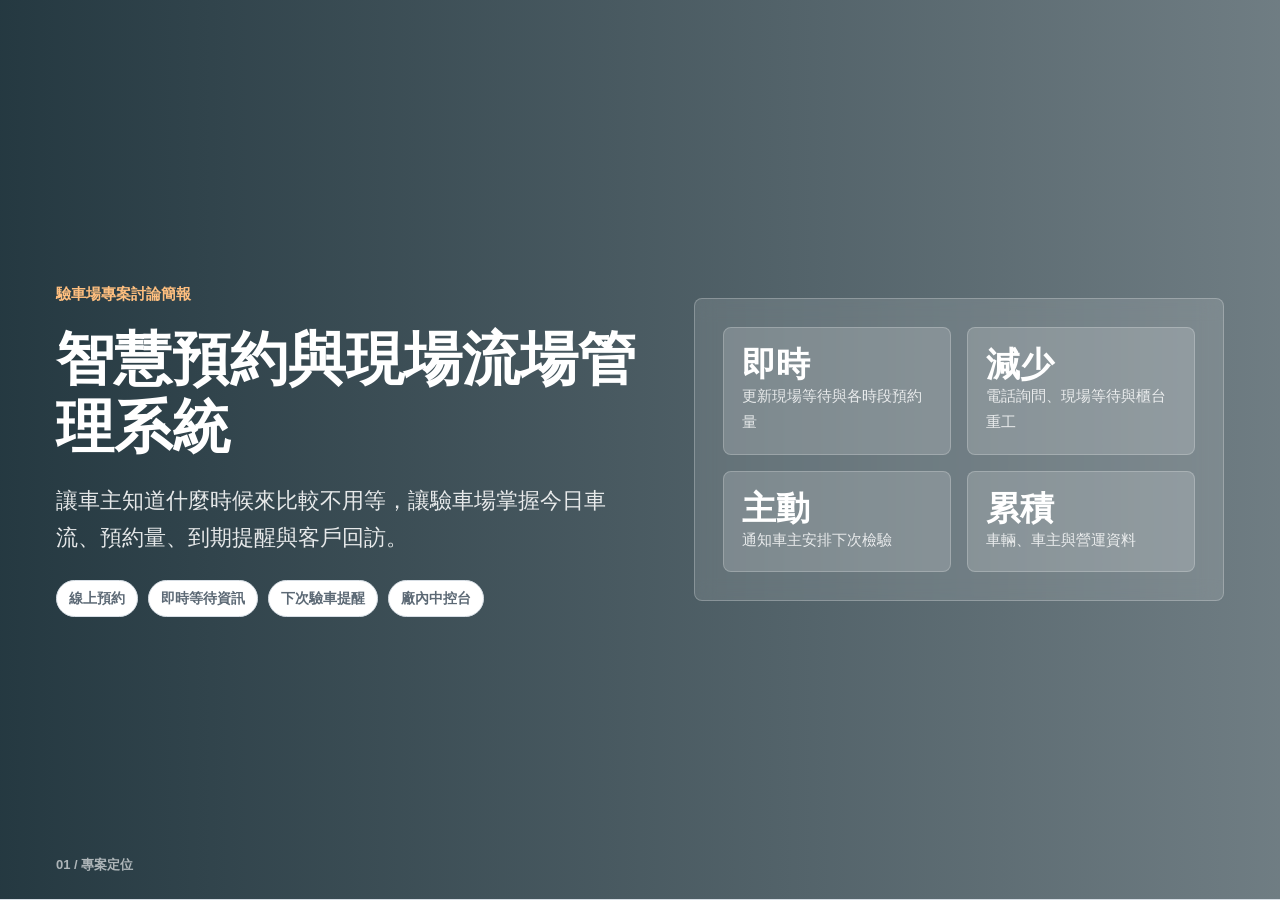
<file: 驗車場智慧預約與流場管理簡報.html>
<!doctype html>
<html lang="zh-Hant">
<head>
  <meta charset="utf-8">
  <meta name="viewport" content="width=device-width, initial-scale=1">
  <title>驗車場智慧預約與流場管理簡報</title>
  <style>
    :root {
      --ink: #17212b;
      --muted: #5c6975;
      --line: #d7dee5;
      --paper: #f6f8fa;
      --panel: #ffffff;
      --brand: #1f6f78;
      --brand-2: #d66a31;
      --brand-3: #3d7d46;
      --warn: #b94e36;
      --soft: #eaf3f4;
      --soft-2: #fff1e8;
      --soft-3: #edf6ee;
      --shadow: 0 18px 50px rgba(23, 33, 43, 0.12);
    }

    * {
      box-sizing: border-box;
    }

    body {
      margin: 0;
      color: var(--ink);
      background: var(--paper);
      font-family: "Microsoft JhengHei", "PingFang TC", "Noto Sans TC", Arial, sans-serif;
      line-height: 1.65;
    }

    a {
      color: inherit;
    }

    .deck {
      scroll-snap-type: y mandatory;
      height: 100vh;
      overflow-y: auto;
    }

    .slide {
      min-height: 100vh;
      scroll-snap-align: start;
      display: flex;
      align-items: center;
      padding: 56px;
      position: relative;
      border-bottom: 1px solid var(--line);
    }

    .slide-inner {
      width: min(1180px, 100%);
      margin: 0 auto;
    }

    .hero {
      color: #fff;
      background:
        linear-gradient(90deg, rgba(14, 36, 45, 0.9), rgba(14, 36, 45, 0.58)),
        url("https://images.unsplash.com/photo-1487754180451-c456f719a1fc?auto=format&fit=crop&w=1800&q=82") center / cover;
    }

    .hero .slide-inner {
      display: grid;
      grid-template-columns: 1.05fr 0.95fr;
      gap: 52px;
      align-items: center;
    }

    .eyebrow {
      margin: 0 0 18px;
      font-size: 15px;
      letter-spacing: 0;
      font-weight: 700;
      color: var(--brand-2);
    }

    .hero .eyebrow {
      color: #ffbf7f;
    }

    h1,
    h2,
    h3 {
      line-height: 1.18;
      letter-spacing: 0;
      margin: 0;
    }

    h1 {
      font-size: 58px;
      max-width: 820px;
    }

    h2 {
      font-size: 40px;
      margin-bottom: 24px;
    }

    h3 {
      font-size: 22px;
      margin-bottom: 10px;
    }

    p {
      margin: 0;
    }

    .lead {
      margin-top: 22px;
      font-size: 22px;
      max-width: 760px;
      color: rgba(255, 255, 255, 0.88);
    }

    .hero-panel {
      background: rgba(255, 255, 255, 0.12);
      border: 1px solid rgba(255, 255, 255, 0.24);
      backdrop-filter: blur(10px);
      padding: 28px;
      border-radius: 8px;
    }

    .metric-grid {
      display: grid;
      grid-template-columns: repeat(2, minmax(0, 1fr));
      gap: 16px;
    }

    .metric {
      background: rgba(255, 255, 255, 0.16);
      border: 1px solid rgba(255, 255, 255, 0.22);
      border-radius: 8px;
      padding: 18px;
    }

    .metric strong {
      display: block;
      font-size: 34px;
      line-height: 1.1;
    }

    .metric span {
      color: rgba(255, 255, 255, 0.82);
      font-size: 15px;
    }

    .grid-2,
    .grid-3,
    .grid-4 {
      display: grid;
      gap: 18px;
    }

    .grid-2 {
      grid-template-columns: repeat(2, minmax(0, 1fr));
    }

    .grid-3 {
      grid-template-columns: repeat(3, minmax(0, 1fr));
    }

    .grid-4 {
      grid-template-columns: repeat(4, minmax(0, 1fr));
    }

    .card {
      background: var(--panel);
      border: 1px solid var(--line);
      border-radius: 8px;
      padding: 24px;
      box-shadow: 0 8px 28px rgba(23, 33, 43, 0.07);
    }

    .card.accent {
      background: var(--soft);
      border-color: #c4dde1;
    }

    .card.orange {
      background: var(--soft-2);
      border-color: #f0c6a8;
    }

    .card.green {
      background: var(--soft-3);
      border-color: #c8dfca;
    }

    .card p,
    .item p,
    .timeline p {
      color: var(--muted);
      font-size: 17px;
    }

    .pill-row {
      display: flex;
      flex-wrap: wrap;
      gap: 10px;
      margin-top: 24px;
    }

    .pill {
      display: inline-flex;
      align-items: center;
      min-height: 36px;
      padding: 6px 12px;
      border-radius: 999px;
      background: #fff;
      border: 1px solid var(--line);
      color: var(--muted);
      font-weight: 700;
      font-size: 14px;
    }

    .flow {
      display: grid;
      grid-template-columns: repeat(5, minmax(0, 1fr));
      gap: 12px;
      margin-top: 28px;
    }

    .step {
      background: #fff;
      border: 1px solid var(--line);
      border-radius: 8px;
      padding: 18px;
      min-height: 150px;
      position: relative;
    }

    .step b {
      color: var(--brand);
      display: block;
      margin-bottom: 8px;
      font-size: 15px;
    }

    .step strong {
      display: block;
      font-size: 20px;
      margin-bottom: 8px;
    }

    .step p {
      color: var(--muted);
      font-size: 15px;
    }

    .queue-board {
      background: #10252e;
      color: #fff;
      border-radius: 8px;
      padding: 26px;
      box-shadow: var(--shadow);
    }

    .queue-row {
      display: grid;
      grid-template-columns: 120px 1fr 120px;
      gap: 14px;
      align-items: center;
      padding: 12px 0;
      border-bottom: 1px solid rgba(255, 255, 255, 0.14);
    }

    .queue-row:last-child {
      border-bottom: 0;
    }

    .bar {
      height: 18px;
      border-radius: 999px;
      background: rgba(255, 255, 255, 0.14);
      overflow: hidden;
    }

    .bar span {
      display: block;
      height: 100%;
      background: var(--brand-2);
    }

    .status {
      text-align: right;
      font-weight: 700;
    }

    .status.ok {
      color: #7de29a;
    }

    .status.busy {
      color: #ffd07b;
    }

    .status.full {
      color: #ff8d7d;
    }

    .timeline {
      display: grid;
      grid-template-columns: repeat(4, minmax(0, 1fr));
      gap: 16px;
      margin-top: 26px;
    }

    .phase {
      background: #fff;
      border-left: 6px solid var(--brand);
      border-radius: 8px;
      padding: 22px;
      border-top: 1px solid var(--line);
      border-right: 1px solid var(--line);
      border-bottom: 1px solid var(--line);
    }

    .phase:nth-child(2) {
      border-left-color: var(--brand-2);
    }

    .phase:nth-child(3) {
      border-left-color: var(--brand-3);
    }

    .phase:nth-child(4) {
      border-left-color: var(--warn);
    }

    ul {
      padding-left: 22px;
      margin: 14px 0 0;
      color: var(--muted);
      font-size: 17px;
    }

    li + li {
      margin-top: 8px;
    }

    .note {
      margin-top: 24px;
      padding: 18px 20px;
      border-radius: 8px;
      background: #fff;
      border: 1px solid var(--line);
      color: var(--muted);
    }

    .big-question {
      font-size: 26px;
      line-height: 1.45;
      color: var(--ink);
      font-weight: 700;
    }

    .footer-tag {
      position: absolute;
      left: 56px;
      bottom: 24px;
      font-size: 13px;
      color: rgba(23, 33, 43, 0.48);
      font-weight: 700;
    }

    .hero .footer-tag {
      color: rgba(255, 255, 255, 0.62);
    }

    @media (max-width: 900px) {
      .slide {
        padding: 36px 20px 56px;
      }

      .hero .slide-inner,
      .grid-2,
      .grid-3,
      .grid-4,
      .timeline,
      .flow {
        grid-template-columns: 1fr;
      }

      h1 {
        font-size: 38px;
      }

      h2 {
        font-size: 30px;
      }

      .lead {
        font-size: 19px;
      }

      .queue-row {
        grid-template-columns: 84px 1fr 86px;
      }

      .footer-tag {
        left: 20px;
      }
    }

    @media print {
      .deck {
        height: auto;
        overflow: visible;
      }

      .slide {
        min-height: 100vh;
        page-break-after: always;
      }
    }
  </style>
</head>
<body>
  <main class="deck">
    <section class="slide hero">
      <div class="slide-inner">
        <div>
          <p class="eyebrow">驗車場專案討論簡報</p>
          <h1>智慧預約與現場流場管理系統</h1>
          <p class="lead">讓車主知道什麼時候來比較不用等，讓驗車場掌握今日車流、預約量、到期提醒與客戶回訪。</p>
          <div class="pill-row">
            <span class="pill">線上預約</span>
            <span class="pill">即時等待資訊</span>
            <span class="pill">下次驗車提醒</span>
            <span class="pill">廠內中控台</span>
          </div>
        </div>
        <div class="hero-panel">
          <div class="metric-grid">
            <div class="metric">
              <strong>即時</strong>
              <span>更新現場等待與各時段預約量</span>
            </div>
            <div class="metric">
              <strong>減少</strong>
              <span>電話詢問、現場等待與櫃台重工</span>
            </div>
            <div class="metric">
              <strong>主動</strong>
              <span>通知車主安排下次檢驗</span>
            </div>
            <div class="metric">
              <strong>累積</strong>
              <span>車輛、車主與營運資料</span>
            </div>
          </div>
        </div>
      </div>
      <div class="footer-tag">01 / 專案定位</div>
    </section>

    <section class="slide">
      <div class="slide-inner">
        <p class="eyebrow">現在常見痛點</p>
        <h2>驗車場每天處理的，不只是預約</h2>
        <div class="grid-3">
          <article class="card">
            <h3>車主不知道何時來</h3>
            <p>電話詢問、臨時到場、尖峰排隊，容易造成車主等待與現場壓力。</p>
          </article>
          <article class="card">
            <h3>現場資訊難同步</h3>
            <p>預約車、臨時車、檢驗中、覆驗車混在一起，櫃台與檢驗線不容易有共同畫面。</p>
          </article>
          <article class="card">
            <h3>到期提醒靠人工</h3>
            <p>車輛檢驗週期不同，若沒有系統提醒，就很難穩定通知車主回場安排。</p>
          </article>
        </div>
        <div class="note">本系統的核心價值：把「預約」、「現場排隊」、「車輛資料」、「下次提醒」整合成一個每日營運工具。</div>
      </div>
      <div class="footer-tag">02 / 現場問題</div>
    </section>

    <section class="slide">
      <div class="slide-inner">
        <p class="eyebrow">車主端體驗</p>
        <h2>讓車主在來之前，就能做出好選擇</h2>
        <div class="grid-2">
          <article class="card accent">
            <h3>手機網頁預約</h3>
            <p>車主輸入車牌、姓名、手機與希望時段，即可完成預約。舊客戶可用車牌或手機快速帶出資料。</p>
            <ul>
              <li>選擇日期與時段</li>
              <li>查看剩餘名額</li>
              <li>取得預約碼或 QR Code</li>
            </ul>
          </article>
          <article class="card orange">
            <h3>即時流量資訊</h3>
            <p>顯示今日現場等待車數、預估等待時間、各時段預約量，降低「到了才發現很塞」的情況。</p>
            <ul>
              <li>空閒：建議前往</li>
              <li>普通：可預約</li>
              <li>忙碌：可能需等待</li>
              <li>滿載：建議改時段</li>
            </ul>
          </article>
        </div>
      </div>
      <div class="footer-tag">03 / 車主端</div>
    </section>

    <section class="slide">
      <div class="slide-inner">
        <p class="eyebrow">廠內端體驗</p>
        <h2>一張今日總覽，看懂現場正在發生什麼</h2>
        <div class="grid-2">
          <div class="queue-board">
            <div class="queue-row">
              <strong>09:00</strong>
              <div class="bar"><span style="width: 62%"></span></div>
              <span class="status ok">可預約</span>
            </div>
            <div class="queue-row">
              <strong>10:00</strong>
              <div class="bar"><span style="width: 94%"></span></div>
              <span class="status full">接近滿載</span>
            </div>
            <div class="queue-row">
              <strong>11:00</strong>
              <div class="bar"><span style="width: 76%"></span></div>
              <span class="status busy">忙碌</span>
            </div>
            <div class="queue-row">
              <strong>14:00</strong>
              <div class="bar"><span style="width: 38%"></span></div>
              <span class="status ok">建議</span>
            </div>
          </div>
          <article class="card">
            <h3>廠內中控台</h3>
            <p>櫃台與檢驗人員看到同一份即時資料，快速掌握預約、報到、等待、檢驗中與完成數量。</p>
            <ul>
              <li>今日預約與臨時到場車</li>
              <li>車牌快速搜尋與報到</li>
              <li>檢驗流程狀態更新</li>
              <li>未到、取消、改期、覆驗管理</li>
            </ul>
          </article>
        </div>
      </div>
      <div class="footer-tag">04 / 廠內中控</div>
    </section>

    <section class="slide">
      <div class="slide-inner">
        <p class="eyebrow">建議流程</p>
        <h2>從預約到完成，流程要簡單清楚</h2>
        <div class="flow">
          <div class="step">
            <b>STEP 1</b>
            <strong>線上預約</strong>
            <p>車主選擇日期時段，留下車牌與手機。</p>
          </div>
          <div class="step">
            <b>STEP 2</b>
            <strong>到場報到</strong>
            <p>掃 QR Code 或輸入車牌，進入今日隊列。</p>
          </div>
          <div class="step">
            <b>STEP 3</b>
            <strong>等待檢驗</strong>
            <p>系統同步更新現場等待量與預估時間。</p>
          </div>
          <div class="step">
            <b>STEP 4</b>
            <strong>檢驗完成</strong>
            <p>記錄結果、完成時間、是否需要覆驗。</p>
          </div>
          <div class="step">
            <b>STEP 5</b>
            <strong>下次提醒</strong>
            <p>依車齡與檢驗週期，自動列入通知名單。</p>
          </div>
        </div>
      </div>
      <div class="footer-tag">05 / 作業流程</div>
    </section>

    <section class="slide">
      <div class="slide-inner">
        <p class="eyebrow">車輛資料與提醒</p>
        <h2>把一次驗車，變成下一次服務的起點</h2>
        <div class="grid-3">
          <article class="card">
            <h3>車輛基本資料</h3>
            <p>車牌、車主、手機、車種、出廠年月、上次檢驗日、本次檢驗日、下次建議日期。</p>
          </article>
          <article class="card green">
            <h3>檢驗週期規則</h3>
            <p>自用小客車可依車齡分級：未滿 5 年免定檢、5 至 10 年每年一次、10 年以上每年二次。</p>
          </article>
          <article class="card orange">
            <h3>通知節點</h3>
            <p>可在到期前 45 天、30 天、14 天、7 天與逾期後，分批產生提醒名單或發送通知。</p>
          </article>
        </div>
        <div class="note">提醒規則建議做成可調整設定，避免日後法規、車種或營運策略改變時需要重做系統。</div>
      </div>
      <div class="footer-tag">06 / 提醒機制</div>
    </section>

    <section class="slide">
      <div class="slide-inner">
        <p class="eyebrow">功能模組</p>
        <h2>建議模組分工</h2>
        <div class="grid-4">
          <article class="card">
            <h3>預約模組</h3>
            <p>時段設定、容量管理、預約建立、改期取消、未到標記。</p>
          </article>
          <article class="card">
            <h3>現場模組</h3>
            <p>報到、叫號、等待隊列、檢驗狀態、完成與覆驗。</p>
          </article>
          <article class="card">
            <h3>車籍模組</h3>
            <p>車主資料、車輛資料、檢驗紀錄、下次檢驗日期。</p>
          </article>
          <article class="card">
            <h3>通知模組</h3>
            <p>預約通知、到期提醒、逾期追蹤、批次發送名單。</p>
          </article>
        </div>
        <div class="grid-2" style="margin-top:18px">
          <article class="card accent">
            <h3>看板模組</h3>
            <p>車主查詢頁、現場大螢幕、今日流量狀態、建議來場時段。</p>
          </article>
          <article class="card green">
            <h3>報表模組</h3>
            <p>每日車量、尖峰時段、未到率、通知成效、回訪率與員工作業統計。</p>
          </article>
        </div>
      </div>
      <div class="footer-tag">07 / 模組架構</div>
    </section>

    <section class="slide">
      <div class="slide-inner">
        <p class="eyebrow">分階段導入</p>
        <h2>先解決現場最痛，再逐步擴充</h2>
        <div class="timeline">
          <article class="phase">
            <h3>第一階段</h3>
            <p>基礎預約與車輛資料</p>
            <ul>
              <li>車主線上預約</li>
              <li>廠內預約管理</li>
              <li>車輛基本資料</li>
              <li>下次檢驗日期</li>
            </ul>
          </article>
          <article class="phase">
            <h3>第二階段</h3>
            <p>即時流場管理</p>
            <ul>
              <li>報到與隊列</li>
              <li>等待數即時更新</li>
              <li>檢驗狀態</li>
              <li>現場看板</li>
            </ul>
          </article>
          <article class="phase">
            <h3>第三階段</h3>
            <p>通知與客戶經營</p>
            <ul>
              <li>LINE 或簡訊通知</li>
              <li>到期提醒</li>
              <li>逾期追蹤</li>
              <li>回訪名單</li>
            </ul>
          </article>
          <article class="phase">
            <h3>第四階段</h3>
            <p>營運分析與優化</p>
            <ul>
              <li>尖峰分析</li>
              <li>未到率</li>
              <li>等待時間</li>
              <li>容量調整建議</li>
            </ul>
          </article>
        </div>
      </div>
      <div class="footer-tag">08 / 導入路線</div>
    </section>

    <section class="slide">
      <div class="slide-inner">
        <p class="eyebrow">現場討論題目</p>
        <h2>這些問題會影響第一版怎麼做</h2>
        <div class="grid-2">
          <article class="card">
            <p class="big-question">每小時實際可消化幾台車？預約名額要保留多少給臨時到場車？</p>
          </article>
          <article class="card">
            <p class="big-question">現場流程有幾個狀態？櫃台與檢驗線各自負責更新哪些資料？</p>
          </article>
          <article class="card">
            <p class="big-question">車主通知要先用 LINE、簡訊，還是先產生人工電話名單？</p>
          </article>
          <article class="card">
            <p class="big-question">第一版是否需要串接監理資料，或先以人工建檔與檢驗紀錄為主？</p>
          </article>
        </div>
      </div>
      <div class="footer-tag">09 / 會議討論</div>
    </section>

    <section class="slide">
      <div class="slide-inner">
        <p class="eyebrow">建議下一步</p>
        <h2>先做現場訪談，再定義第一版範圍</h2>
        <div class="grid-3">
          <article class="card accent">
            <h3>1. 訪談現場流程</h3>
            <p>記錄車主進場、報到、檢驗、繳費、離場與覆驗的實際步驟。</p>
          </article>
          <article class="card orange">
            <h3>2. 確認容量規則</h3>
            <p>決定每時段可預約數、臨時車保留量、尖峰時段與休息時間。</p>
          </article>
          <article class="card green">
            <h3>3. 定義 MVP</h3>
            <p>先做能上線使用的最小版本，再逐步加入即時看板與自動通知。</p>
          </article>
        </div>
        <div class="note">第一版成功標準：現場願意每天打開使用，車主能看懂時段與等待資訊，資料能留下來做下一次提醒。</div>
      </div>
      <div class="footer-tag">10 / 下一步</div>
    </section>
  </main>
</body>
</html>
</file>
